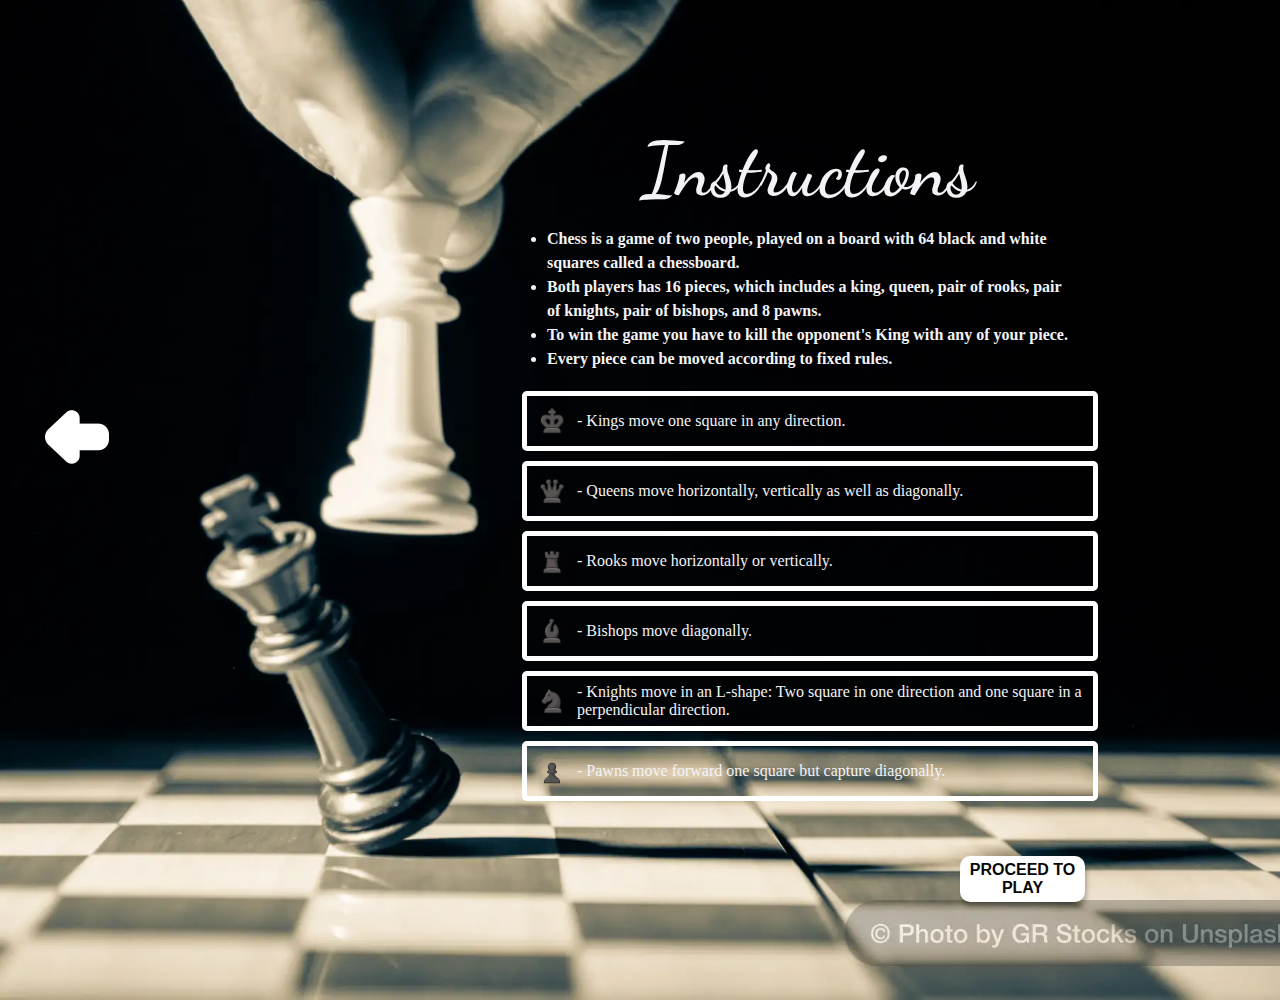
<file: Instruction-Page/instructions.html>
<!DOCTYPE html>
<html lang="en">
<head>
    <meta charset="UTF-8">
    <meta name="viewport" content="width=device-width, initial-scale=1.0">
    <title>Instruction Page</title>
    <link rel="stylesheet" href="instructions.css">
</head>
<body>
     <div class="back">
        <a href="/index.html"><img src="/assets/left.png" alt=""></a>
     </div>  
        <!-- Main Content -->
        <div class="main">
            <div class="Instructions">
                <h1>Instructions</h1>
                <div class="ul">
                    <ul>
                        <li><p>Chess is a game of two people, played on a board with 64 black and white squares called a chessboard.</p></li>
                        <li><p>Both players has 16 pieces, which includes a king, queen, pair of rooks, pair of knights, pair of bishops, and 8 pawns.</p></li>
                        <li><p>To win the game you have to kill the opponent's King with any of your piece.</p></li>
                        <li><p>Every piece can be moved according to fixed rules.</p></li>
                      </ul>
                </div>
                <!-- Rules -->
                <div class="item">
                    <img src="/assets/Bking.png" alt="King">
                    <p>- Kings move one square in any direction.</p>
                </div>
                <div class="item">
                    <img src="/assets/Bqueen.png" alt="queen">
                    <p>- Queens move horizontally, vertically as well as diagonally.</p>
                </div>
                <div class="item">
                    <img src="/assets/Brook.png" alt="Rook">
                    <p>- Rooks move horizontally or vertically.</p>
                </div>
                <div class="item">
                    <img src="/assets/Bbishop.png" alt="Bishop">
                    <p>- Bishops move diagonally.</p>
                </div>
                <div class="item">
                    <img src="/assets/Bknight.png" alt="Knight">
                    <p>- Knights move in an L-shape: Two square in one direction and one square in a perpendicular direction.</p>
                </div>
                <div class="item">
                    <img src="/assets/Bpawn.png" alt="Pawn">
                    <p>- Pawns move forward one square but capture diagonally.</p>
                </div>
                <!-- proceed to play button -->
                <div class="btn">
                    <a href="/GamePage/Game.html"><button id="btn">PROCEED TO PLAY</button></a>
                </div>               
            </div>   
</body>
</html>
</file>
<file: Instruction-Page/instructions.css>
@import url('https://fonts.googleapis.com/css2?family=Dancing+Script&family=Style+Script&display=swap');
*{
    margin: 0; padding: 0;
    box-sizing: border-box;
    color: rgb(243, 243, 247);
}
body{
    background: url(/assets/instruction-bg.webp);
    background-size: cover;
    height: 1000px;
}

/* main content */
.main{
    display: flex;
    flex-direction: column;
    justify-content: center;
    align-items: center;
    margin: auto 40%;
    width: 50%;
    height: 110vh;
}
/* Instruction heading */
.Instructions h1{
    margin-top: 4vh;
    text-align: center;
    font-size: 75px;
    font-weight: 600;
    line-height: 125%;
    padding-right: 50px;
    font-family: 'Dancing Script', cursive;
}

.ul{
    padding: 0px 25px;
    width: 90%;
    margin: 10px;
    margin-bottom: 20px;
    font-weight: 600;
    line-height: 150%;
}

.item{
    display: flex;
    align-items: center;
    width: 90%;
    border: 5px solid white;
    border-radius: 5px;
    margin: 10px;
    min-height: 50px;
}
/* pieces img styling */
.item img{
    width: 40px;
    padding: 5px;
    margin: 5px;
}
.item:hover{
    transform: scale(1.1);
    transition: 0.5s;
} 
/* back img styling */
.back{
    position: absolute;
    margin-top: 45vh;
    margin-left: 5vh;
}
.back:hover{
    transform: scale(1.1);
}
/* proceed to play button styling */
#btn{
    width: 125px;
    height: 46px;
    border-radius: 10px;
    background-color: #ffffff;
    box-shadow: 2px 5px 4px 0px rgba(0, 0, 0, 0.25);
    color: #070707;
    font-weight: bold;
    font-size: 16px;
    border: none;
    cursor: pointer;
    margin-left: 35vw;
    margin-top: 5vh;
}
#btn:hover{
    transform: scale(1.1);
}

/* Responsive Design */
@media screen and (max-width:750px) {
    body{
        background: rgb(1, 1, 1);
    }
    .main{
        margin: auto
    }
}

@media screen  and (max-width:680px){
    body{
        background: rgb(2, 2, 2);
    }
    .main{
        width: 90%;
        margin-top: -10vh;
    }
    .Instructions h1{
        margin-top: 5px;
        font-size: 40px;
        padding: 0;
    }
    .ul{
        padding: 0;
        font-size: 15px;
        margin: 20px;
        padding-left: 30px;
        width: 90%;
    }
    .item{
        padding: 2px;
    }
    .item img{
        width: 25px;
        padding: 2px;
    }
    .item p{
        padding-left: 10px;
    }

    .next{
        margin: 15px 0;
    }
    .items{
        justify-content: center;
    }
    .back{
        margin-top: 95vh;
        margin-left: 12vw;
    }
    .btn{
        position: absolute;
        right: 50px;
        
    }

}
</file>
